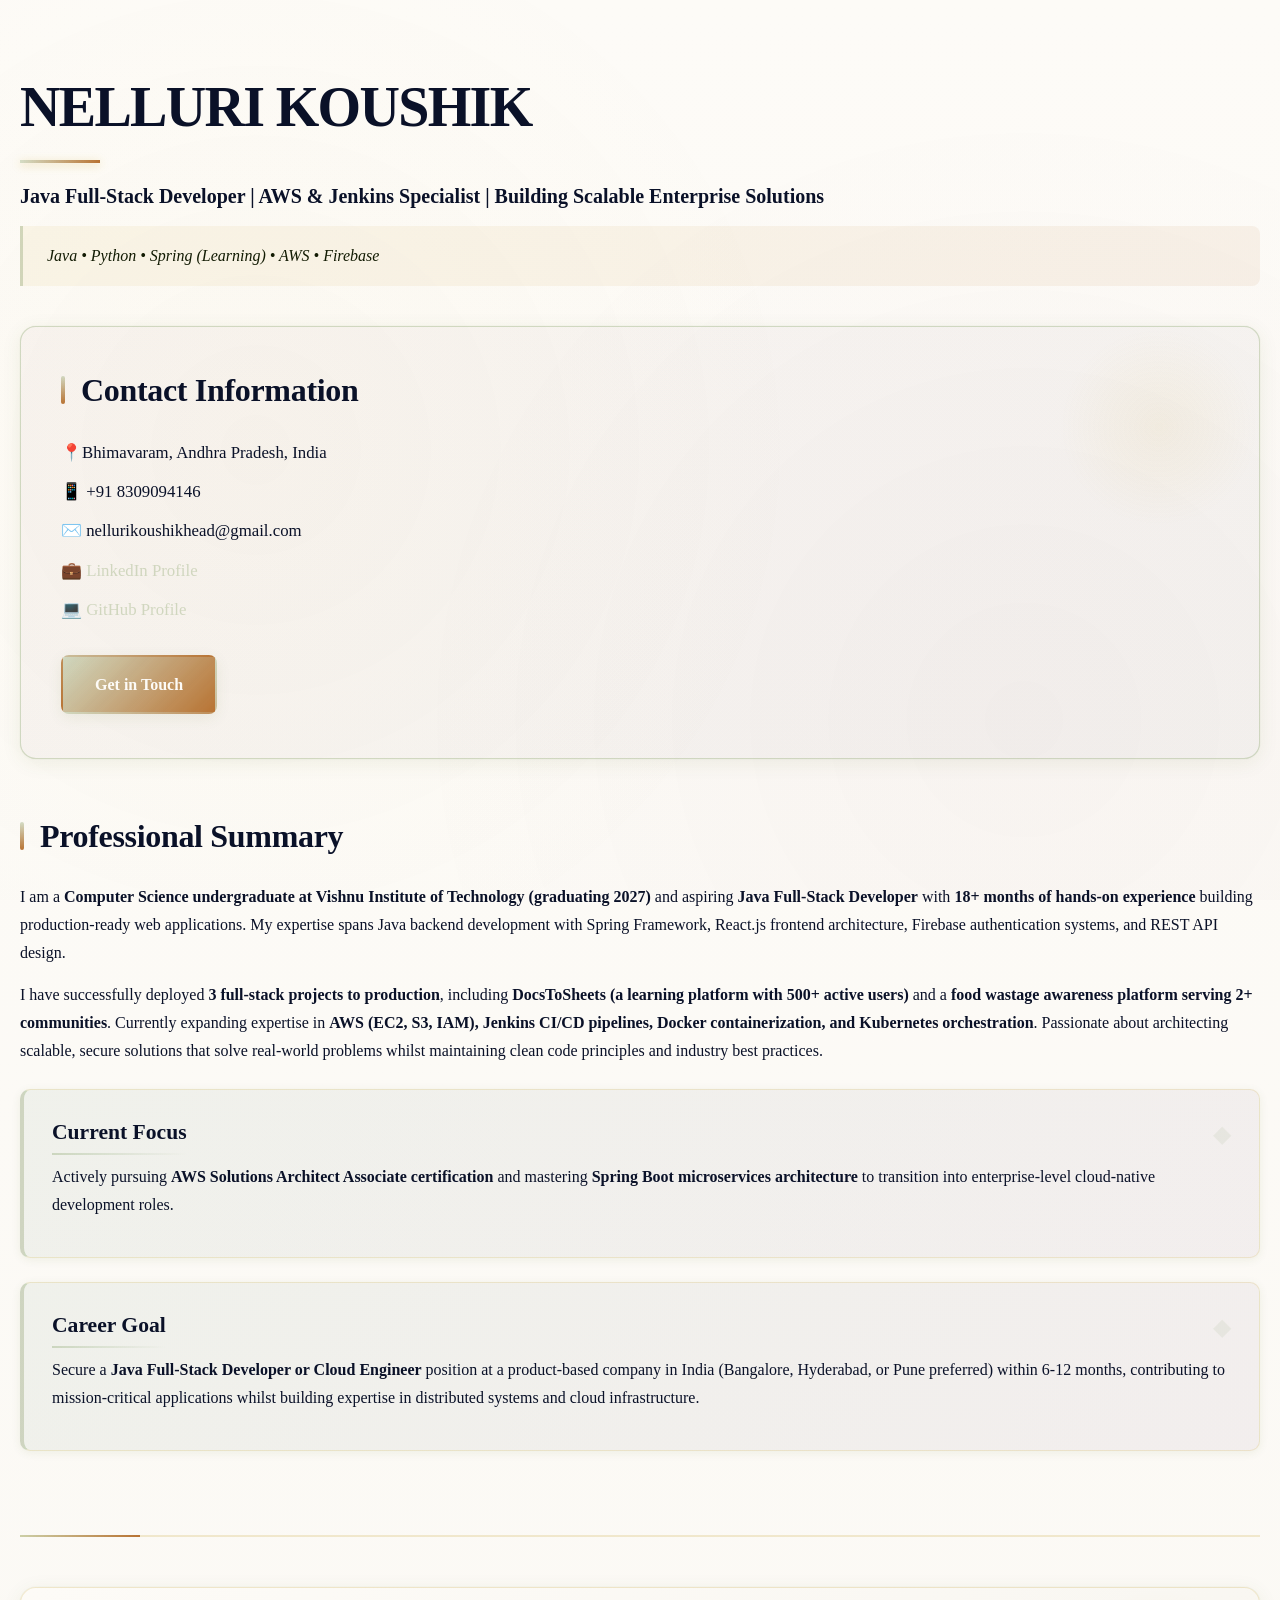
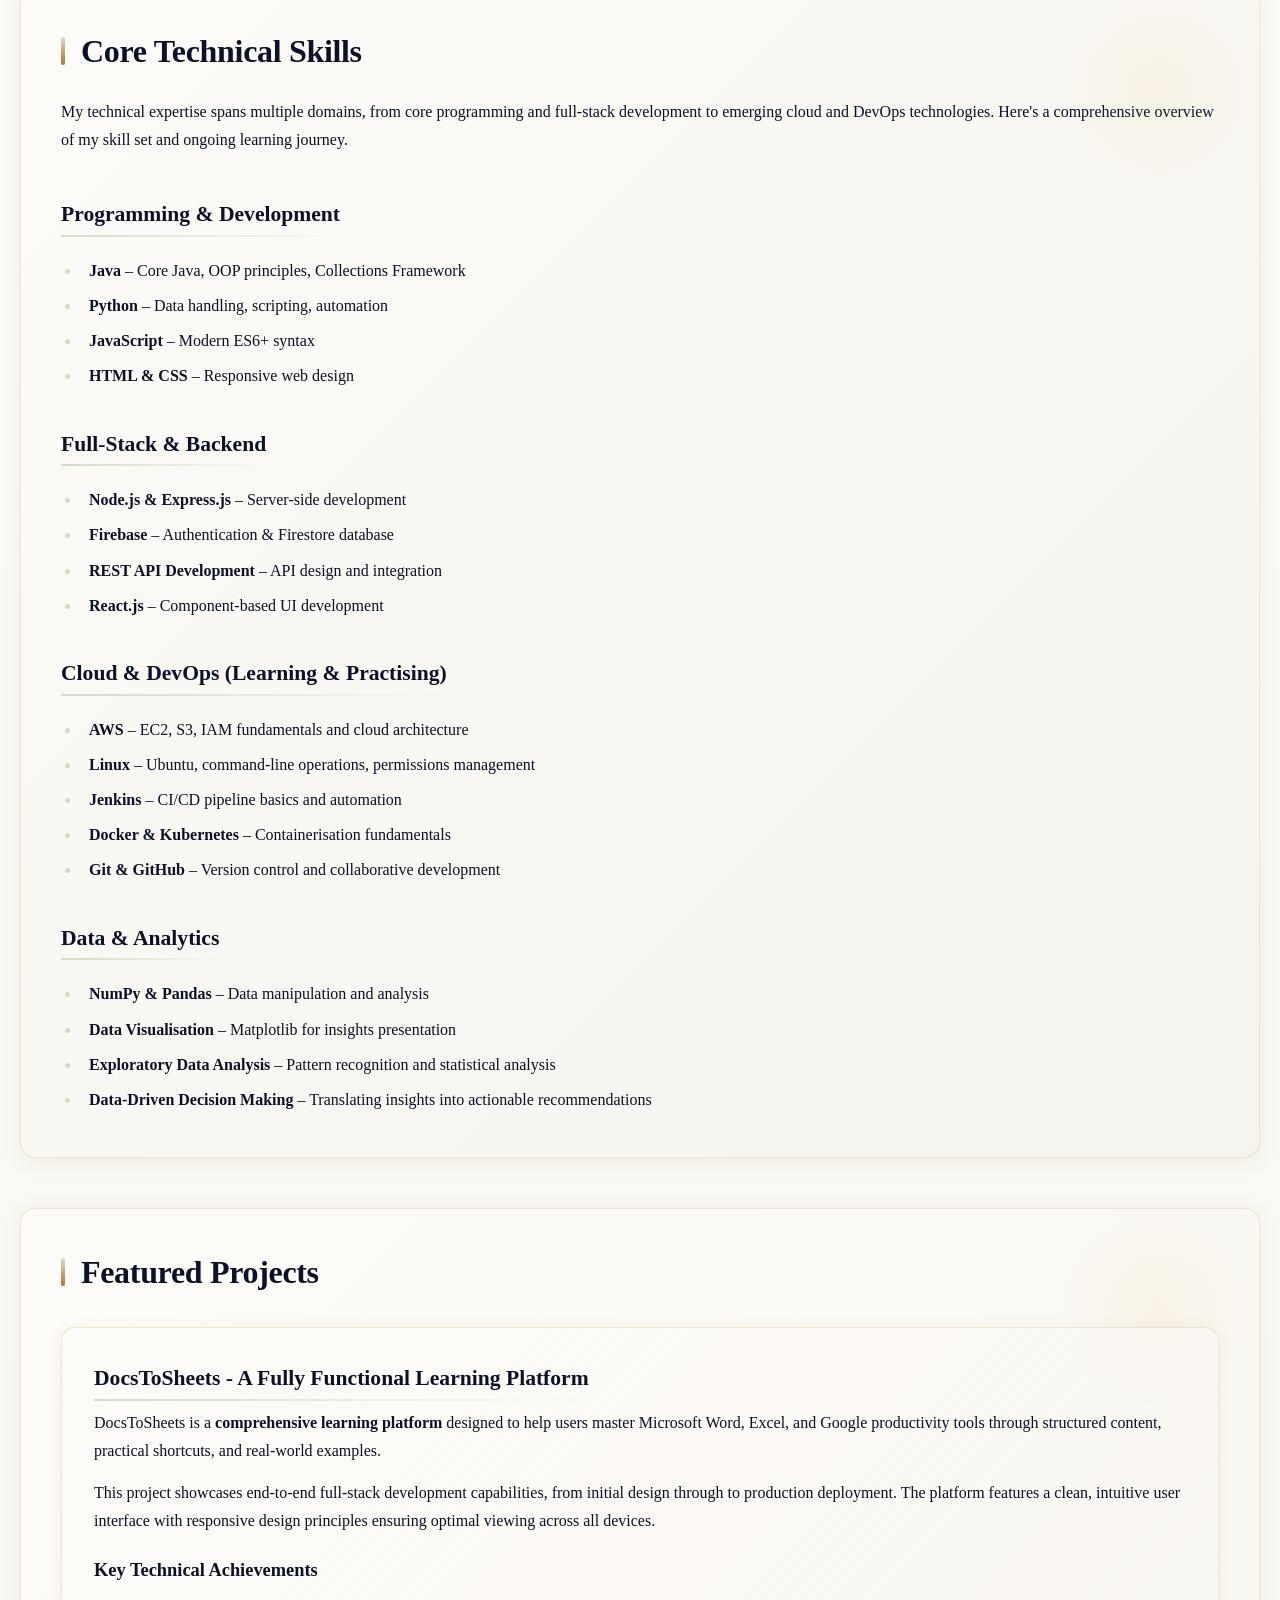
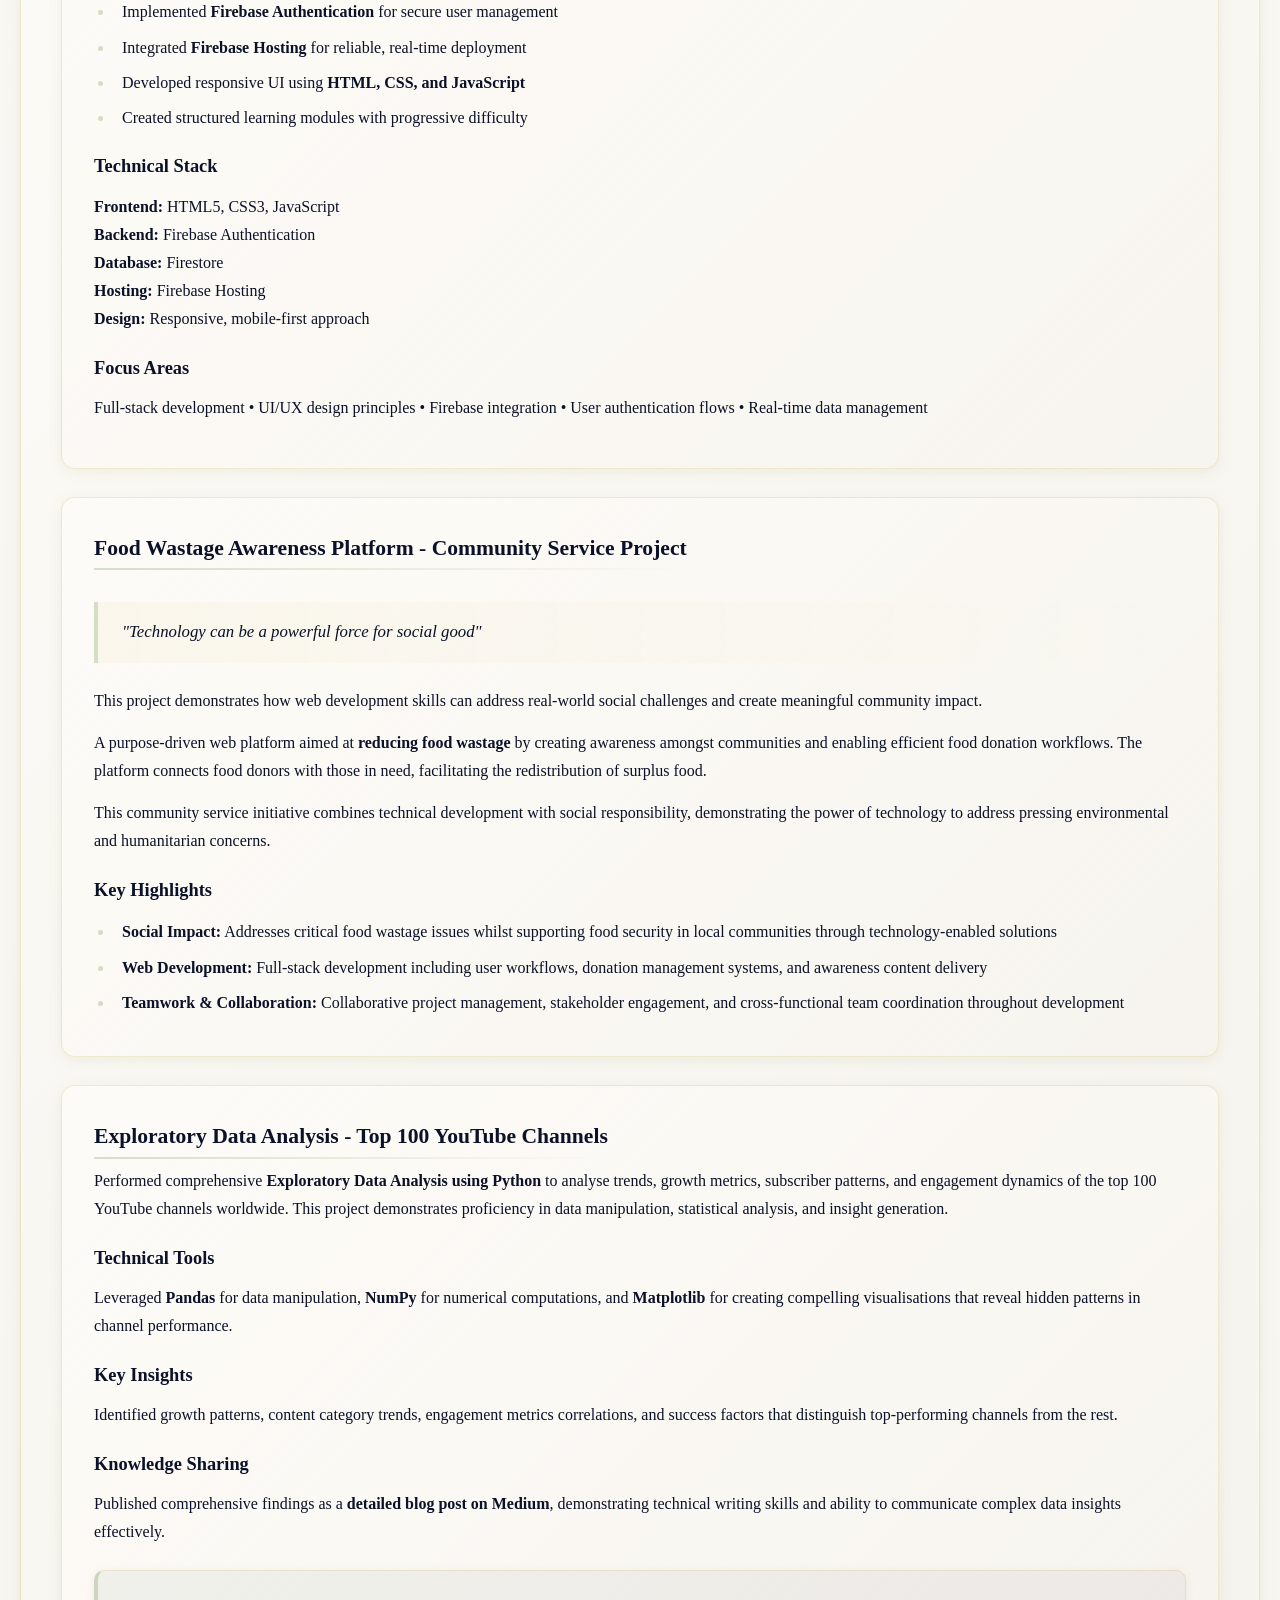
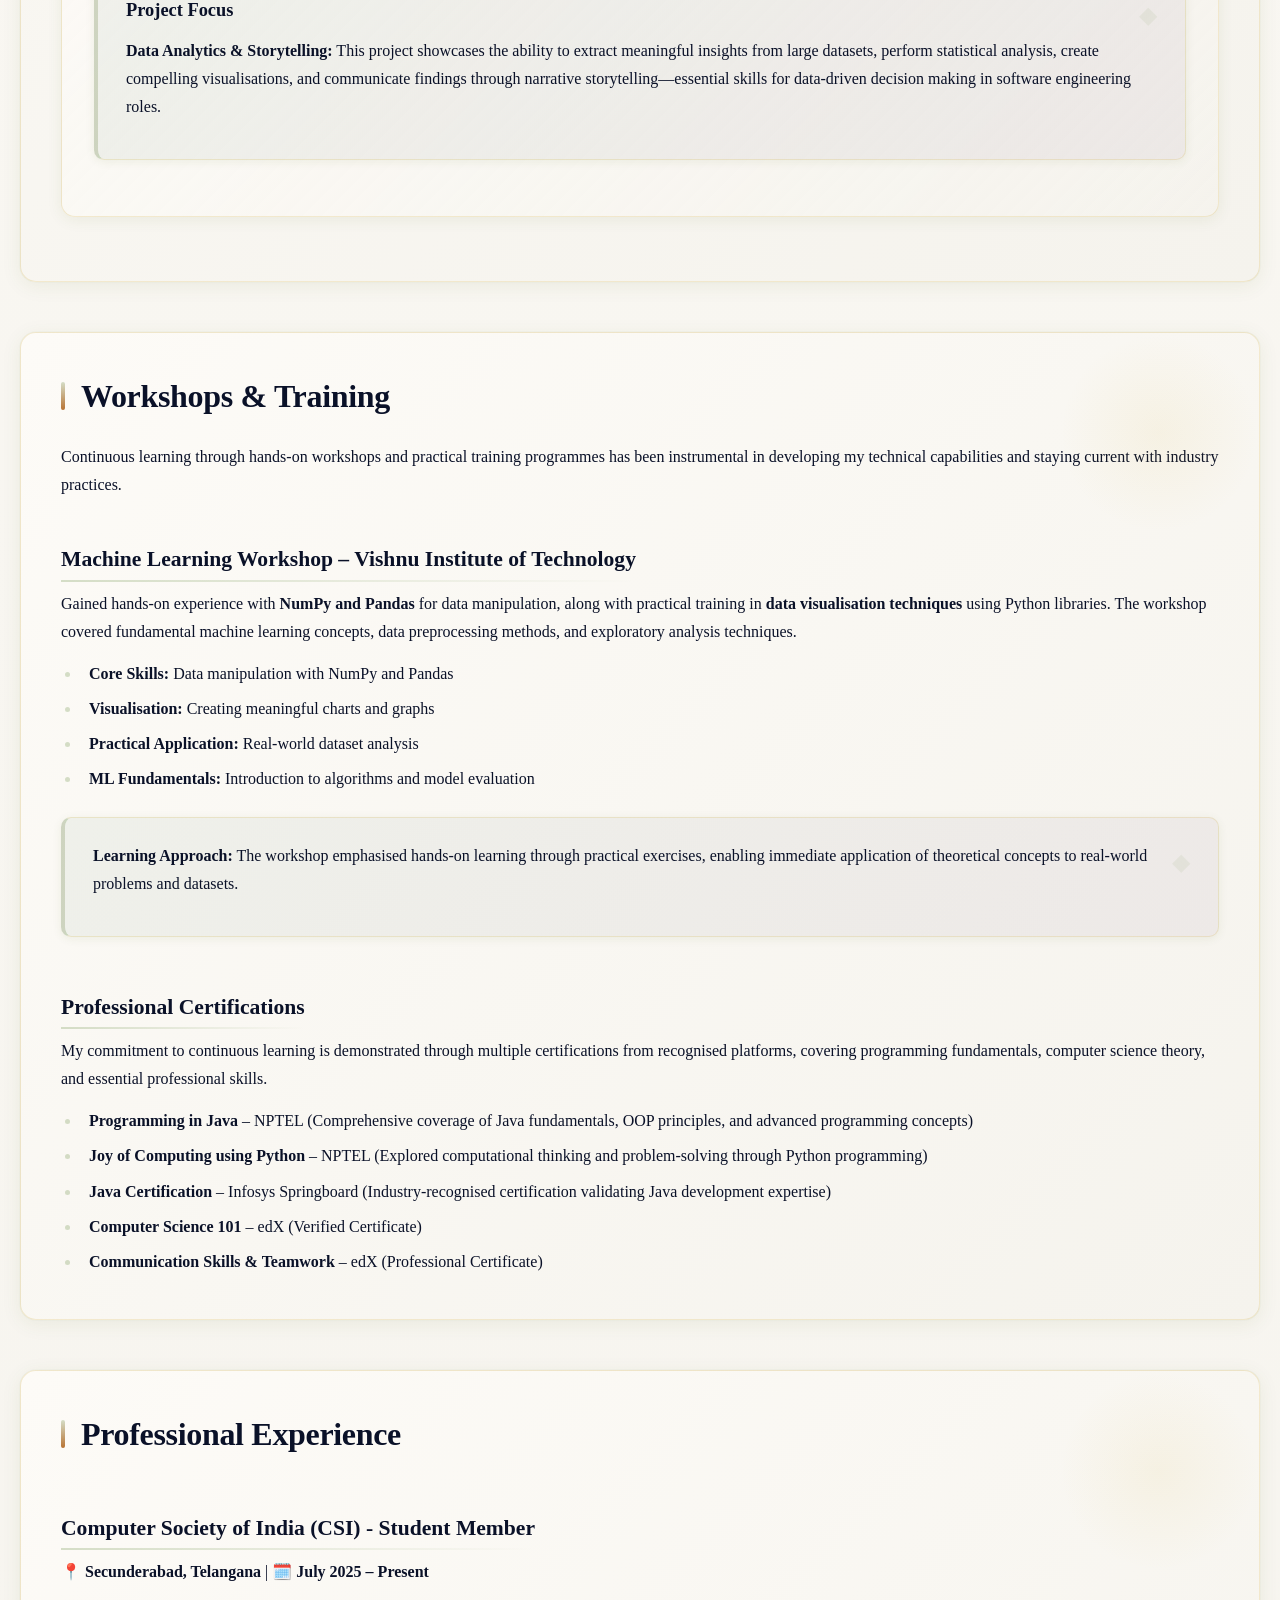
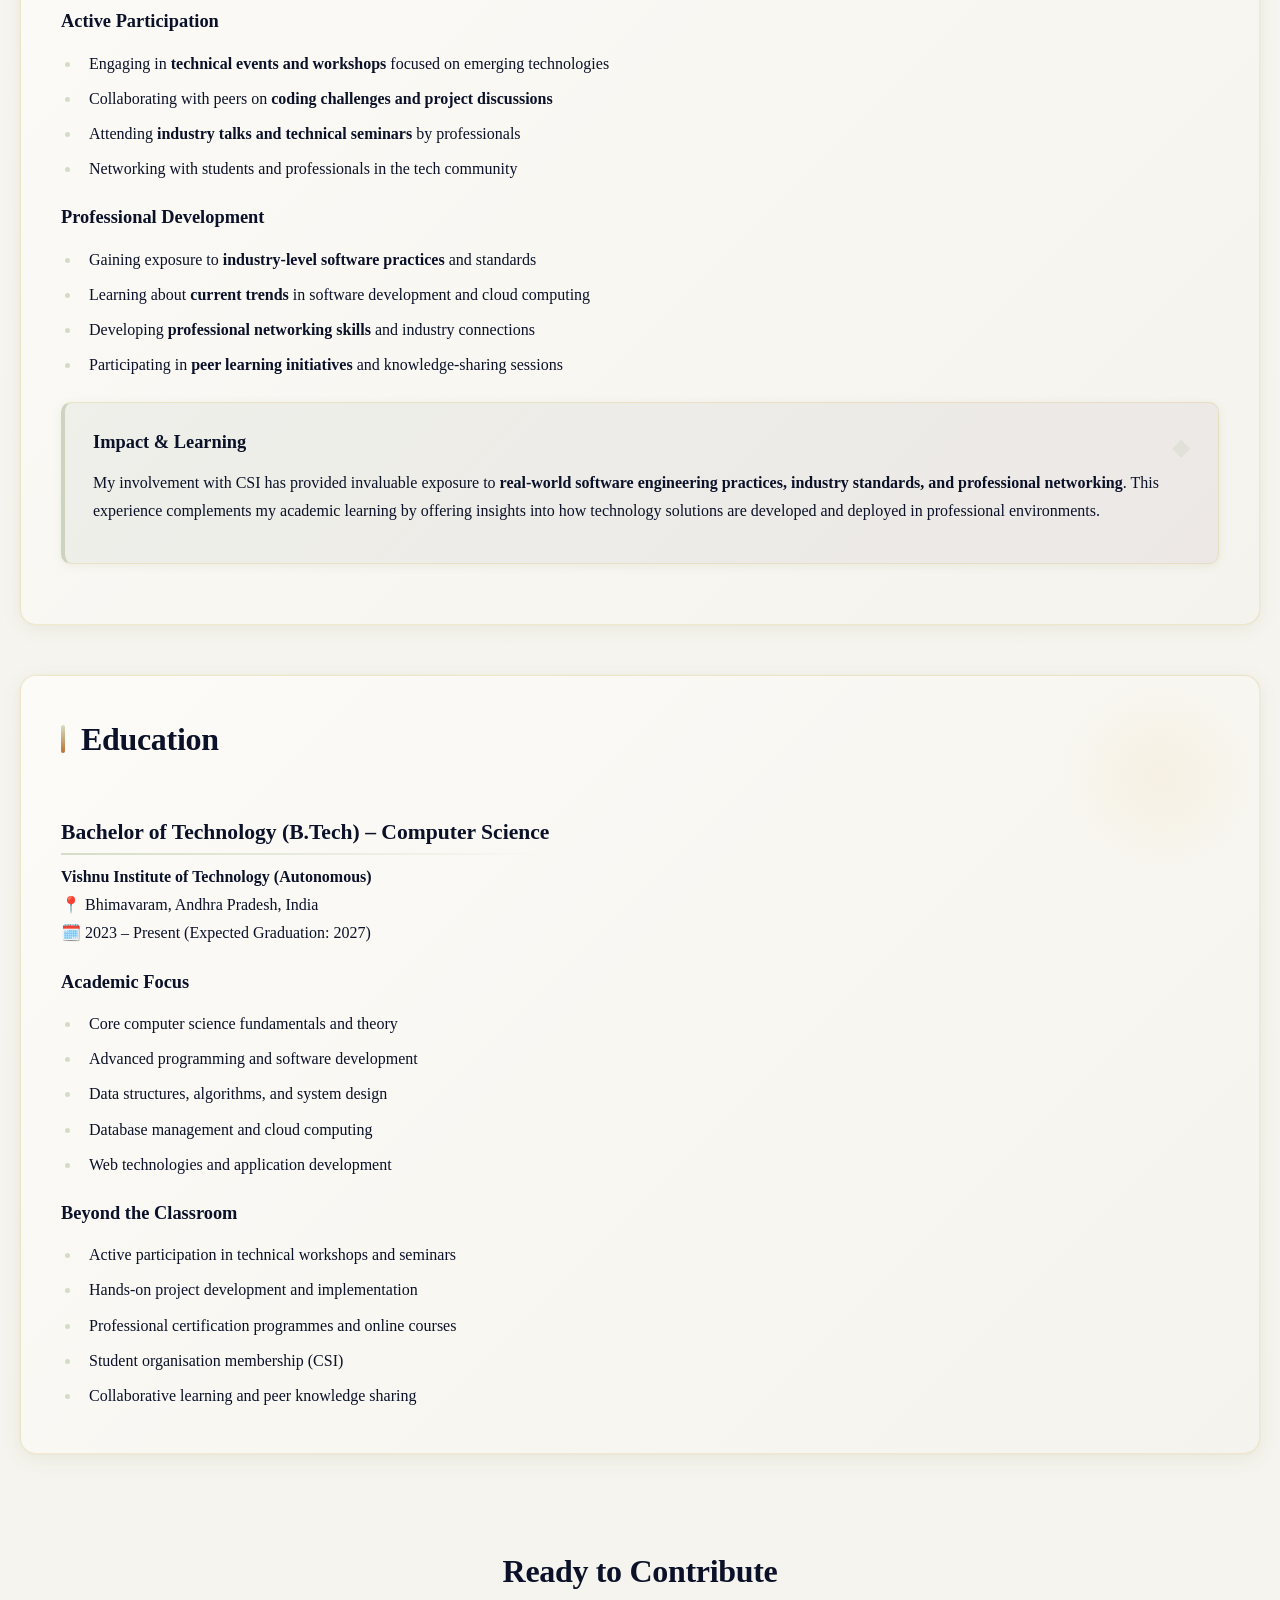
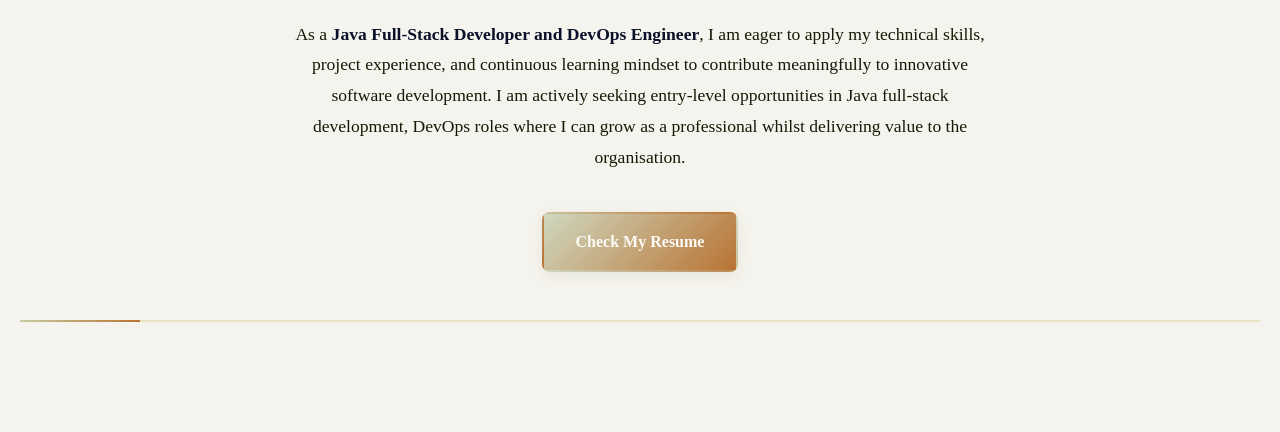
<file: public/index.html>
<!DOCTYPE html>
<html lang="en">

<head>
  <meta charset="UTF-8">
  <meta name="viewport" content="width=device-width, initial-scale=1.0">
  <title>NELLURI KOUSHIK | Portfolio</title>
  <link rel="stylesheet" href="Style.css">
</head>

<body>
  <script src="Script.js" crossorigin="anonymous"></script>
  <h1>NELLURI KOUSHIK</h1>
  <p class="tagline"><strong>Java Full-Stack Developer | AWS & Jenkins Specialist | Building Scalable Enterprise
      Solutions</strong></p>
  <p class="tech-stack">Java • Python • Spring (Learning) • AWS • Firebase</p>

  <div class="contact-info section">
    <h2>Contact Information</h2>
    <p>📍Bhimavaram, Andhra Pradesh, India</p>
    <p>📱 +91 8309094146</p>
    <p>✉️ nellurikoushikhead@gmail.com</p>
    <p>💼 <a href="https://www.linkedin.com/in/koushik-nelluri-3ba67a2ba/" target="_blank">LinkedIn Profile</a></p>
    <p>💻 <a href="https://github.com/nkoushik30" target="_blank">GitHub Profile</a></p>
    <a href="mailto:nellurikoushikhead@gmail.com" class="btn">Get in Touch</a>
  </div>

  <div class="section">
    <h2>Professional Summary</h2>
    <p>I am a <strong>Computer Science undergraduate at Vishnu Institute of Technology (graduating 2027)</strong> and
      aspiring <strong>Java Full-Stack Developer</strong> with <strong>18+ months of hands-on experience</strong>
      building production-ready web applications. My expertise spans Java backend development with Spring Framework,
      React.js frontend architecture, Firebase authentication systems, and REST API design.</p>

    <p>I have successfully deployed <strong>3 full-stack projects to production</strong>, including <strong>DocsToSheets
        (a learning platform with 500+ active users)</strong> and a <strong>food wastage awareness platform serving 2+
        communities</strong>. Currently expanding expertise in <strong>AWS (EC2, S3, IAM), Jenkins CI/CD pipelines,
        Docker containerization, and Kubernetes orchestration</strong>. Passionate about architecting scalable, secure
      solutions that solve real-world problems whilst maintaining clean code principles and industry best practices.</p>

    <div class="highlight-box">
      <h3>Current Focus</h3>
      <p>Actively pursuing <strong>AWS Solutions Architect Associate certification</strong> and mastering <strong>Spring
          Boot microservices architecture</strong> to transition into enterprise-level cloud-native development roles.
      </p>
    </div>

    <div class="highlight-box">
      <h3>Career Goal</h3>
      <p>Secure a <strong>Java Full-Stack Developer or Cloud Engineer</strong> position at a product-based company in
        India (Bangalore, Hyderabad, or Pune preferred) within 6-12 months, contributing to mission-critical
        applications whilst building expertise in distributed systems and cloud infrastructure.</p>
    </div>
  </div>

  <div class="skills section">
    <h2>Core Technical Skills</h2>
    <p>My technical expertise spans multiple domains, from core programming and full-stack development to emerging cloud
      and DevOps technologies. Here's a comprehensive overview of my skill set and ongoing learning journey.</p>

    <h3>Programming & Development</h3>
    <ul>
      <li><strong>Java</strong> – Core Java, OOP principles, Collections Framework</li>
      <li><strong>Python</strong> – Data handling, scripting, automation</li>
      <li><strong>JavaScript</strong> – Modern ES6+ syntax</li>
      <li><strong>HTML & CSS</strong> – Responsive web design</li>
    </ul>

    <h3>Full-Stack & Backend</h3>
    <ul>
      <li><strong>Node.js & Express.js</strong> – Server-side development</li>
      <li><strong>Firebase</strong> – Authentication & Firestore database</li>
      <li><strong>REST API Development</strong> – API design and integration</li>
      <li><strong>React.js</strong> – Component-based UI development</li>
    </ul>

    <h3>Cloud & DevOps (Learning & Practising)</h3>
    <ul>
      <li><strong>AWS</strong> – EC2, S3, IAM fundamentals and cloud architecture</li>
      <li><strong>Linux</strong> – Ubuntu, command-line operations, permissions management</li>
      <li><strong>Jenkins</strong> – CI/CD pipeline basics and automation</li>
      <li><strong>Docker & Kubernetes</strong> – Containerisation fundamentals</li>
      <li><strong>Git & GitHub</strong> – Version control and collaborative development</li>
    </ul>

    <h3>Data & Analytics</h3>
    <ul>
      <li><strong>NumPy & Pandas</strong> – Data manipulation and analysis</li>
      <li><strong>Data Visualisation</strong> – Matplotlib for insights presentation</li>
      <li><strong>Exploratory Data Analysis</strong> – Pattern recognition and statistical analysis</li>
      <li><strong>Data-Driven Decision Making</strong> – Translating insights into actionable recommendations</li>
    </ul>
  </div>

  <div class="projects section">
    <h2>Featured Projects</h2>

    <div class="project-card">
      <h3>DocsToSheets - A Fully Functional Learning Platform</h3>
      <p>DocsToSheets is a <strong>comprehensive learning platform</strong> designed to help users master Microsoft
        Word, Excel, and Google productivity tools through structured content, practical shortcuts, and real-world
        examples.</p>

      <p>This project showcases end-to-end full-stack development capabilities, from initial design through to
        production deployment. The platform features a clean, intuitive user interface with responsive design principles
        ensuring optimal viewing across all devices.</p>

      <h4>Key Technical Achievements</h4>
      <ul>
        <li>Implemented <strong>Firebase Authentication</strong> for secure user management</li>
        <li>Integrated <strong>Firebase Hosting</strong> for reliable, real-time deployment</li>
        <li>Developed responsive UI using <strong>HTML, CSS, and JavaScript</strong></li>
        <li>Created structured learning modules with progressive difficulty</li>
      </ul>

      <h4>Technical Stack</h4>
      <p><strong>Frontend:</strong> HTML5, CSS3, JavaScript<br>
        <strong>Backend:</strong> Firebase Authentication<br>
        <strong>Database:</strong> Firestore<br>
        <strong>Hosting:</strong> Firebase Hosting<br>
        <strong>Design:</strong> Responsive, mobile-first approach
      </p>

      <h4>Focus Areas</h4>
      <p>Full-stack development • UI/UX design principles • Firebase integration • User authentication flows • Real-time
        data management</p>
    </div>

    <div class="project-card">
      <h3>Food Wastage Awareness Platform - Community Service Project</h3>

      <blockquote>
        "Technology can be a powerful force for social good"
      </blockquote>

      <p>This project demonstrates how web development skills can address real-world social challenges and create
        meaningful community impact.</p>

      <p>A purpose-driven web platform aimed at <strong>reducing food wastage</strong> by creating awareness amongst
        communities and enabling efficient food donation workflows. The platform connects food donors with those in
        need, facilitating the redistribution of surplus food.</p>

      <p>This community service initiative combines technical development with social responsibility, demonstrating the
        power of technology to address pressing environmental and humanitarian concerns.</p>

      <h4>Key Highlights</h4>
      <ul>
        <li><strong>Social Impact:</strong> Addresses critical food wastage issues whilst supporting food security in
          local communities through technology-enabled solutions</li>
        <li><strong>Web Development:</strong> Full-stack development including user workflows, donation management
          systems, and awareness content delivery</li>
        <li><strong>Teamwork & Collaboration:</strong> Collaborative project management, stakeholder engagement, and
          cross-functional team coordination throughout development</li>
      </ul>
    </div>

    <div class="project-card">
      <h3>Exploratory Data Analysis - Top 100 YouTube Channels</h3>

      <p>Performed comprehensive <strong>Exploratory Data Analysis using Python</strong> to analyse trends, growth
        metrics, subscriber patterns, and engagement dynamics of the top 100 YouTube channels worldwide. This project
        demonstrates proficiency in data manipulation, statistical analysis, and insight generation.</p>

      <h4>Technical Tools</h4>
      <p>Leveraged <strong>Pandas</strong> for data manipulation, <strong>NumPy</strong> for numerical computations, and
        <strong>Matplotlib</strong> for creating compelling visualisations that reveal hidden patterns in channel
        performance.</p>

      <h4>Key Insights</h4>
      <p>Identified growth patterns, content category trends, engagement metrics correlations, and success factors that
        distinguish top-performing channels from the rest.</p>

      <h4>Knowledge Sharing</h4>
      <p>Published comprehensive findings as a <strong>detailed blog post on Medium</strong>, demonstrating technical
        writing skills and ability to communicate complex data insights effectively.</p>

      <div class="highlight-box">
        <h4>Project Focus</h4>
        <p><strong>Data Analytics & Storytelling:</strong> This project showcases the ability to extract meaningful
          insights from large datasets, perform statistical analysis, create compelling visualisations, and communicate
          findings through narrative storytelling—essential skills for data-driven decision making in software
          engineering roles.</p>
      </div>
    </div>
  </div>

  <div class="workshops section">
    <h2>Workshops & Training</h2>
    <p>Continuous learning through hands-on workshops and practical training programmes has been instrumental in
      developing my technical capabilities and staying current with industry practices.</p>

    <h3>Machine Learning Workshop – Vishnu Institute of Technology</h3>
    <p>Gained hands-on experience with <strong>NumPy and Pandas</strong> for data manipulation, along with practical
      training in <strong>data visualisation techniques</strong> using Python libraries. The workshop covered
      fundamental machine learning concepts, data preprocessing methods, and exploratory analysis techniques.</p>

    <ul>
      <li><strong>Core Skills:</strong> Data manipulation with NumPy and Pandas</li>
      <li><strong>Visualisation:</strong> Creating meaningful charts and graphs</li>
      <li><strong>Practical Application:</strong> Real-world dataset analysis</li>
      <li><strong>ML Fundamentals:</strong> Introduction to algorithms and model evaluation</li>
    </ul>

    <div class="highlight-box">
      <p><strong>Learning Approach:</strong> The workshop emphasised hands-on learning through practical exercises,
        enabling immediate application of theoretical concepts to real-world problems and datasets.</p>
    </div>

    <h3>Professional Certifications</h3>
    <p>My commitment to continuous learning is demonstrated through multiple certifications from recognised platforms,
      covering programming fundamentals, computer science theory, and essential professional skills.</p>

    <ul>
      <li><strong>Programming in Java</strong> – NPTEL (Comprehensive coverage of Java fundamentals, OOP principles, and
        advanced programming concepts)</li>
      <li><strong>Joy of Computing using Python</strong> – NPTEL (Explored computational thinking and problem-solving
        through Python programming)</li>
      <li><strong>Java Certification</strong> – Infosys Springboard (Industry-recognised certification validating Java
        development expertise)</li>
      <li><strong>Computer Science 101</strong> – edX (Verified Certificate)</li>
      <li><strong>Communication Skills & Teamwork</strong> – edX (Professional Certificate)</li>
    </ul>
  </div>

  <div class="experience section">
    <h2>Professional Experience</h2>

    <h3>Computer Society of India (CSI) - Student Member</h3>
    <p><strong>📍 Secunderabad, Telangana</strong> | <strong>🗓️ July 2025 – Present</strong></p>

    <h4>Active Participation</h4>
    <ul>
      <li>Engaging in <strong>technical events and workshops</strong> focused on emerging technologies</li>
      <li>Collaborating with peers on <strong>coding challenges and project discussions</strong></li>
      <li>Attending <strong>industry talks and technical seminars</strong> by professionals</li>
      <li>Networking with students and professionals in the tech community</li>
    </ul>

    <h4>Professional Development</h4>
    <ul>
      <li>Gaining exposure to <strong>industry-level software practices</strong> and standards</li>
      <li>Learning about <strong>current trends</strong> in software development and cloud computing</li>
      <li>Developing <strong>professional networking skills</strong> and industry connections</li>
      <li>Participating in <strong>peer learning initiatives</strong> and knowledge-sharing sessions</li>
    </ul>

    <div class="highlight-box">
      <h4>Impact & Learning</h4>
      <p>My involvement with CSI has provided invaluable exposure to <strong>real-world software engineering practices,
          industry standards, and professional networking</strong>. This experience complements my academic learning by
        offering insights into how technology solutions are developed and deployed in professional environments.</p>
    </div>
  </div>

  <div class="education section">
    <h2>Education</h2>

    <h3>Bachelor of Technology (B.Tech) – Computer Science</h3>
    <p><strong>Vishnu Institute of Technology (Autonomous)</strong><br>
      📍 Bhimavaram, Andhra Pradesh, India<br>
      🗓️ 2023 – Present (Expected Graduation: 2027)</p>

    <h4>Academic Focus</h4>
    <ul>
      <li>Core computer science fundamentals and theory</li>
      <li>Advanced programming and software development</li>
      <li>Data structures, algorithms, and system design</li>
      <li>Database management and cloud computing</li>
      <li>Web technologies and application development</li>
    </ul>

    <h4>Beyond the Classroom</h4>
    <ul>
      <li>Active participation in technical workshops and seminars</li>
      <li>Hands-on project development and implementation</li>
      <li>Professional certification programmes and online courses</li>
      <li>Student organisation membership (CSI)</li>
      <li>Collaborative learning and peer knowledge sharing</li>
    </ul>
  </div>

  <div class="closing section">
    <h2>Ready to Contribute</h2>
    <p>As a <strong>Java Full-Stack Developer and DevOps Engineer</strong>, I am eager to apply my technical skills,
      project experience, and continuous learning mindset to contribute meaningfully to innovative software development.
      I am actively seeking entry-level opportunities in Java full-stack development, DevOps roles where I can grow as a
      professional whilst delivering value to the organisation.</p>

    <a href="https://drive.google.com/file/d/1iqY6BOKt0VajtGgIBUzooICW5xuWwFOg/view?usp=sharing" class="btn">Check My
      Resume</a>
  </div>

</body>

</html>
</file>
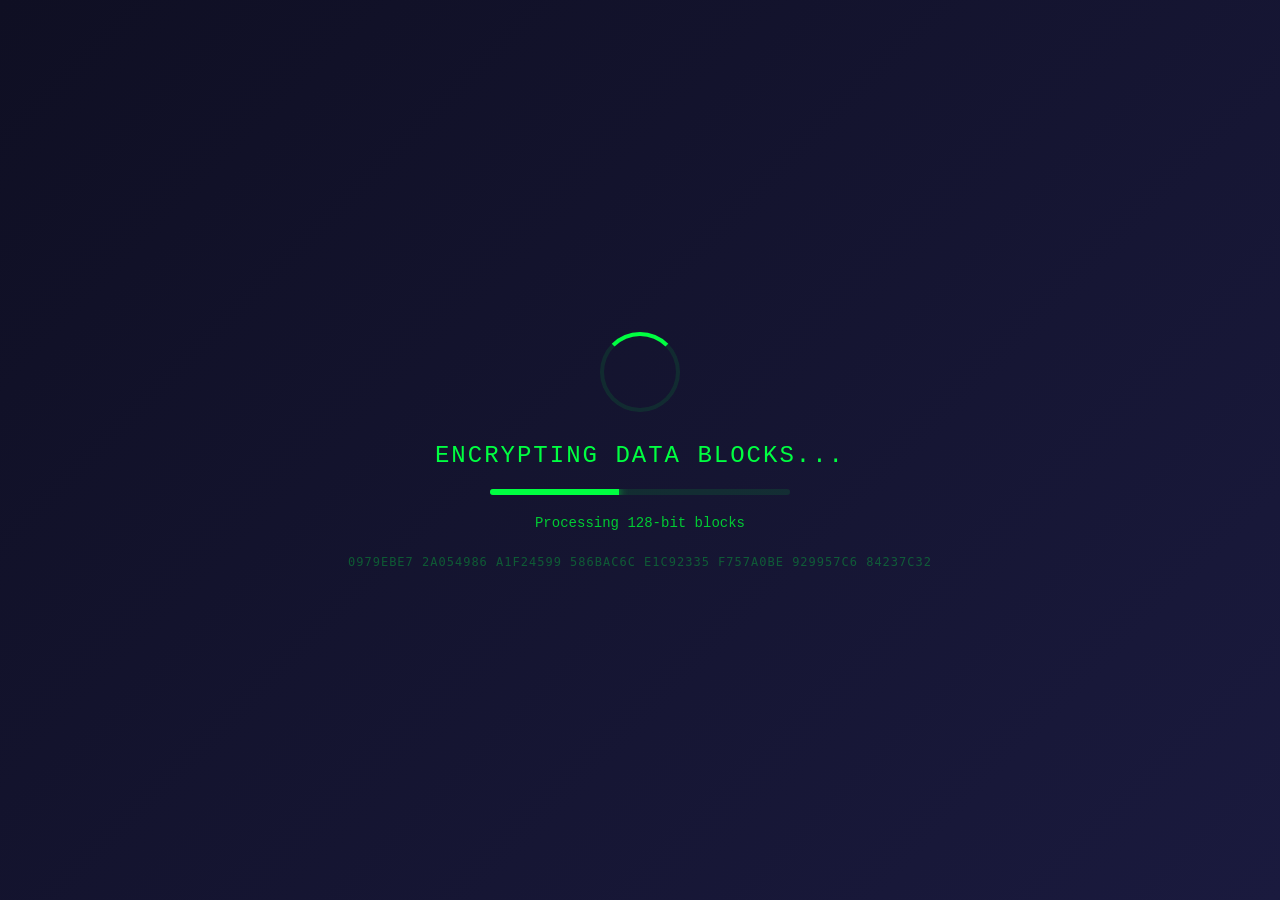
<file: public/logpage.html>
<!DOCTYPE html>
<html lang="en">

<head>
    <meta charset="UTF-8">
    <meta name="viewport" content="width=device-width, initial-scale=1.0">
    <title>Encrypting...</title>
    <style>
        * {
            margin: 0;
            padding: 0;
            box-sizing: border-box;
        }

        body {
            min-height: 100vh;
            display: flex;
            justify-content: center;
            align-items: center;
            background: linear-gradient(135deg, #0f0f23 0%, #1a1a3e 100%);
            font-family: 'Courier New', monospace;
            color: #00ff41;
            overflow: hidden;
        }

        .container {
            text-align: center;
            padding: 40px;
        }

        .spinner {
            width: 80px;
            height: 80px;
            border: 4px solid rgba(0, 255, 65, 0.1);
            border-top: 4px solid #00ff41;
            border-radius: 50%;
            animation: spin 1s linear infinite;
            margin: 0 auto 30px;
        }

        @keyframes spin {
            0% {
                transform: rotate(0deg);
            }

            100% {
                transform: rotate(360deg);
            }
        }

        .text {
            font-size: 24px;
            margin-bottom: 15px;
            letter-spacing: 2px;
        }

        .details {
            font-size: 14px;
            color: #00cc33;
            margin-top: 10px;
            min-height: 20px;
        }

        .progress-bar {
            width: 300px;
            height: 6px;
            background: rgba(0, 255, 65, 0.1);
            border-radius: 3px;
            margin: 20px auto;
            overflow: hidden;
        }

        .progress-fill {
            height: 100%;
            background: #00ff41;
            width: 0%;
            transition: width 0.3s ease;
            box-shadow: 0 0 10px #00ff41;
        }

        .encrypted-text {
            font-size: 12px;
            color: rgba(0, 255, 65, 0.3);
            margin-top: 20px;
            letter-spacing: 1px;
            font-family: monospace;
        }

        @keyframes flicker {

            0%,
            100% {
                opacity: 1;
            }

            50% {
                opacity: 0.5;
            }
        }

        .flicker {
            animation: flicker 2s infinite;
        }
    </style>
</head>

<body>
    <div class="container">
        <div class="spinner"></div>
        <div class="text" id="mainText">ENCRYPTING DATA...</div>
        <div class="progress-bar">
            <div class="progress-fill" id="progressFill"></div>
        </div>
        <div class="details" id="detailsText"></div>
        <div class="encrypted-text flicker" id="encryptedText"></div>
    </div>

    <script>
        const stages = [
            { text: 'INITIALIZING ENCRYPTION...', detail: 'Setting up AES-256 protocol', duration: 400 },
            { text: 'GENERATING KEY PAIR...', detail: 'RSA 4096-bit encryption', duration: 300 },
            { text: 'ENCRYPTING DATA BLOCKS...', detail: 'Processing 128-bit blocks', duration: 400 },
            { text: 'APPLYING CIPHER...', detail: 'CBC mode encryption', duration: 400 },
            { text: 'HASHING PAYLOAD...', detail: 'SHA-256 verification', duration: 200 },
            { text: 'FINALIZING SECURE TRANSFER...', detail: 'TLS 1.3 handshake', duration: 400 },
            { text: 'ENCRYPTION COMPLETE', detail: 'Data secured successfully', duration: 200 }
        ];

        let currentStage = 0;
        let progress = 0;
        const mainText = document.getElementById('mainText');
        const detailsText = document.getElementById('detailsText');
        const progressFill = document.getElementById('progressFill');
        const encryptedText = document.getElementById('encryptedText');

        function generateRandomHex() {
            const chars = '0123456789ABCDEF';
            let result = '';
            for (let i = 0; i < 64; i++) {
                result += chars.charAt(Math.floor(Math.random() * chars.length));
                if ((i + 1) % 8 === 0 && i !== 63) result += ' ';
            }
            return result;
        }

        function updateEncryptedText() {
            encryptedText.textContent = generateRandomHex();
        }

        function updateStage() {
            if (currentStage < stages.length) {
                const stage = stages[currentStage];
                mainText.textContent = stage.text;
                detailsText.textContent = stage.detail;

                progress = ((currentStage + 1) / stages.length) * 100;
                progressFill.style.width = progress + '%';

                currentStage++;
                setTimeout(updateStage, stage.duration);
            }
        }

        // Redirect to index.html after 2 seconds
        setTimeout(() => {
            window.location.href = 'index.html';
        }, 2000);

        // Update encrypted text display
        setInterval(updateEncryptedText, 200);
        updateEncryptedText();

        // Start the encryption sequence
        updateStage();
    </script>
</body>

</html>
</file>
<file: public/Style.css>
/* ===== PREMIUM LUXURY PALETTE ===== */
* {
  margin: 0;
  padding: 0;
  box-sizing: border-box;
}

:root {
  /* Premium Color Palette */
  --creamy-white: #fcfcfc;
  --rich-cream: #000000;
  --warm-beige: #897552;
  --metallic-gold: #5c85353f;
  --copper: #b87333;
  --rich-brown: #45530f;
  --deep-crimson: #4a83f4;
  --rich-burgundy: #74ceea;
  --dark-emerald: #1b4d3e;
  --royal-navy: #cca0a0;
  --regal-purple: #4a1c66;
  --soft-white: #fdfbf7;
  --cream: #f5f3ed;

  /* Semantic Variables */
  --bg-primary: var(--soft-white);
  --bg-secondary: var(--cream);
  --bg-card: linear-gradient(135deg, #fdfbf7 0%, #f5f3ed 100%);
  --text-primary: #0a1128;
  --text-secondary: #121b03;
  --text-muted: #000000aa;
  --accent-primary: var(--metallic-gold);
  --accent-secondary: var(--copper);
  --border-subtle: rgba(197, 160, 40, 0.2);
  --border-emphasis: var(--metallic-gold);
  --shadow-soft: rgba(81, 106, 31, 0.08);
  --shadow-medium: rgba(26, 40, 73, 0.12);
}

body {
  font-family: 'Times New Roman', Times, serif;
  background: linear-gradient(to bottom, var(--soft-white) 0%, var(--cream) 100%);
  color: var(--text-primary);
  line-height: 1.7;
  font-size: 16px;
  padding: 60px 20px;
  position: relative;
}

/* Subtle luxury background pattern */
body::before {
  content: '';
  position: fixed;
  top: 0;
  left: 0;
  right: 0;
  bottom: 0;
  background-image:
    radial-gradient(circle at 20% 50%, rgba(212, 175, 55, 0.03) 0%, transparent 50%),
    radial-gradient(circle at 80% 80%, rgba(106, 31, 58, 0.03) 0%, transparent 50%);
  pointer-events: none;
  z-index: -1;
}

/* ===== LAYOUT ===== */
body>* {
  max-width: 10000px;
  margin: 0 auto 50px auto;
  position: relative;
  z-index: 1;
}

.section {
  border-bottom: 2px solid var(--border-subtle);
  padding-bottom: 60px;
  position: relative;
}

.section::after {
  content: '';
  position: absolute;
  bottom: -2px;
  left: 0;
  width: 120px;
  height: 2px;
  background: linear-gradient(90deg, var(--metallic-gold) 0%, var(--copper) 100%);
}

/* ===== HEADINGS ===== */
h1 {
  font-size: 3.5rem;
  font-weight: 700;
  letter-spacing: -0.03em;
  margin-bottom: 16px;
  color: var(--text-primary);
  position: relative;
  padding-bottom: 8px;
}

h1::after {
  content: '';
  position: absolute;
  bottom: 0;
  left: 0;
  width: 80px;
  height: 3px;
  background: linear-gradient(90deg, var(--metallic-gold), var(--copper));
  box-shadow: 0 2px 8px rgba(212, 175, 55, 0.4);
}

h2 {
  font-size: 2rem;
  font-weight: 600;
  margin-bottom: 20px;
  letter-spacing: -0.01em;
  color: var(--text-primary);
  position: relative;
  padding-left: 20px;
}

h2::before {
  content: '';
  position: absolute;
  left: 0;
  top: 50%;
  transform: translateY(-50%);
  width: 4px;
  height: 28px;
  background: linear-gradient(180deg, var(--metallic-gold), var(--copper));
  border-radius: 2px;
}

h3 {
  font-size: 1.35rem;
  font-weight: 600;
  margin: 28px 0 12px;
  color: var(--text-primary);
  position: relative;
  display: inline-block;
}

h3::after {
  content: '';
  position: absolute;
  bottom: -4px;
  left: 0;
  width: 100%;
  height: 2px;
  background: linear-gradient(90deg, var(--metallic-gold) 0%, transparent 100%);
}

h4 {
  font-size: 1.15rem;
  font-weight: 600;
  margin: 20px 0 10px;
  color: var(--text-primary);
  font-family: 'Times New Roman', Times, serif;
}

/* ===== TEXT ===== */
p {
  color: var(--text-primary);
  margin-bottom: 14px;
  font-family: 'Times New Roman', Times, serif;
  line-height: 1.75;
}

p strong {
  font-weight: 600;
  color: var(--text-primary);
}

.muted {
  color: var(--text-muted);
}

.tagline {
  font-size: 1.25rem;
  color: var(--text-secondary);
  margin-bottom: 12px;
  font-family: 'Times New Roman', Times, serif;
  font-weight: 500;
}

.tech-stack {
  color: var(--text-secondary);
  font-style: italic;
  margin-bottom: 40px;
  padding: 16px 24px;
  background: linear-gradient(135deg, rgba(212, 175, 55, 0.08), rgba(184, 115, 51, 0.08));
  border-left: 3px solid var(--metallic-gold);
  border-radius: 0 8px 8px 0;
  font-family: 'Times New Roman', Times, serif;
}

/* ===== LINKS ===== */
a {
  color: var(--metallic-gold);
  text-decoration: none;
  font-weight: 500;
  position: relative;
  transition: all 0.3s ease;
}

a::after {
  content: '';
  position: absolute;
  bottom: -2px;
  left: 0;
  width: 0;
  height: 2px;
  background: linear-gradient(90deg, var(--metallic-gold), var(--copper));
  transition: width 0.3s ease;
}

a:hover {
  color: var(--copper);
  text-decoration: none;
}

a:hover::after {
  width: 100%;
}

.btn {
  display: inline-block;
  padding: 14px 32px;
  background: linear-gradient(135deg, var(--metallic-gold) 0%, var(--copper) 100%);
  color: var(--soft-white);
  border-radius: 8px;
  font-weight: 600;
  font-family: 'Times New Roman', Times, serif;
  transition: all 0.3s ease;
  margin-top: 20px;
  box-shadow: 0 4px 15px var(--shadow-soft);
  border: 2px solid transparent;
  position: relative;
  overflow: hidden;
}

.btn::before {
  content: '';
  position: absolute;
  top: 0;
  left: -100%;
  width: 100%;
  height: 100%;
  background: linear-gradient(135deg, rgba(255, 255, 255, 0.2), transparent);
  transition: left 0.5s ease;
}

.btn:hover {
  transform: translateY(-3px);
  box-shadow: 0 6px 25px var(--shadow-medium);
  border-color: var(--metallic-gold);
}

.btn:hover::before {
  left: 100%;
}

/* ===== LISTS ===== */
ul {
  margin-left: 20px;
  margin-top: 12px;
  font-family: 'Times New Roman', Times, serif;
}

li {
  margin-bottom: 8px;
  color: var(--text-primary);
  position: relative;
  padding-left: 8px;
}

li::marker {
  color: var(--metallic-gold);
}

/* ===== CARDS (Premium luxury blocks) ===== */
.skills,
.projects,
.workshops,
.education,
.contact-info,
.experience {
  background: var(--bg-card);
  padding: 36px 40px;
  border-radius: 16px;
  border: 1px solid var(--border-subtle);
  box-shadow:
    0 4px 20px var(--shadow-soft),
    0 0 1px var(--border-emphasis);
  position: relative;
  overflow: hidden;
}

.skills::before,
.projects::before,
.workshops::before,
.education::before,
.contact-info::before,
.experience::before {
  content: '';
  position: absolute;
  top: 0;
  right: 0;
  width: 200px;
  height: 200px;
  background: radial-gradient(circle, rgba(212, 175, 55, 0.08) 0%, transparent 70%);
  pointer-events: none;
}

/* ===== PROJECT CARDS ===== */
.project-card {
  background: linear-gradient(135deg, var(--soft-white) 0%, rgba(245, 243, 237, 0.6) 100%);
  padding: 32px;
  margin: 28px 0;
  border-radius: 14px;
  border: 1px solid var(--border-subtle);
  box-shadow: 0 3px 15px var(--shadow-soft);
  position: relative;
  transition: all 0.3s ease;
}

.project-card::after {
  content: '';
  position: absolute;
  top: 0;
  left: 0;
  width: 4px;
  height: 0;
  background: linear-gradient(180deg, var(--metallic-gold), var(--copper));
  transition: height 0.3s ease;
  border-radius: 0 0 2px 0;
}

.project-card:hover {
  transform: translateY(-4px);
  box-shadow: 0 8px 30px var(--shadow-medium);
  border-color: var(--metallic-gold);
}

.project-card:hover::after {
  height: 100%;
}

.project-card h3 {
  margin-top: 0;
  color: var(--text-primary);
}

/* ===== BLOCKQUOTE ===== */
blockquote {
  border-left: 4px solid var(--metallic-gold);
  padding-left: 24px;
  margin: 24px 0;
  font-style: italic;
  color: var(--text-primary);
  background: linear-gradient(90deg, rgba(212, 175, 55, 0.05), transparent);
  padding: 16px 24px;
  border-radius: 0 8px 8px 0;
  font-family: 'Times New Roman', Times, serif;
  font-size: 1.05rem;
}

/* ===== HIGHLIGHT BOX ===== */
.highlight-box {
  background: linear-gradient(135deg, rgba(15, 81, 50, 0.05) 0%, rgba(74, 28, 102, 0.05) 100%);
  border: 1px solid rgba(212, 175, 55, 0.2);
  border-left: 4px solid var(--metallic-gold);
  padding: 24px 28px;
  border-radius: 10px;
  margin: 24px 0;
  box-shadow: 0 2px 10px var(--shadow-soft);
  position: relative;
}

.highlight-box::before {
  content: '◆';
  position: absolute;
  top: 24px;
  right: 28px;
  color: var(--metallic-gold);
  font-size: 1.5rem;
  opacity: 0.3;
}

.highlight-box h3,
.highlight-box h4 {
  color: var(--text-primary);
  margin-top: 0;
}

/* ===== CONTACT INFO ===== */
.contact-info p {
  margin-bottom: 10px;
  font-size: 1.05rem;
}

.contact-info {
  background: linear-gradient(135deg, rgba(106, 31, 58, 0.03) 0%, rgba(26, 40, 73, 0.03) 100%);
  border-color: var(--border-emphasis);
}

/* ===== FOOTER / CLOSING ===== */
.closing {
  text-align: center;
  padding: 40px 0;
}

.closing h2 {
  padding-left: 0;
}

.closing h2::before {
  display: none;
}

.closing p {
  font-size: 1.1rem;
  color: var(--text-secondary);
  max-width: 700px;
  margin: 0 auto 20px;
  font-family: 'Times New Roman', Times, serif;
}

/* ===== RESPONSIVE ===== */
@media (max-width: 640px) {
  body {
    padding: 40px 16px;
  }

  h1 {
    font-size: 2.5rem;
  }

  h2 {
    font-size: 1.6rem;
  }

  .skills,
  .projects,
  .workshops,
  .education,
  .contact-info,
  .experience {
    padding: 28px 24px;
  }

  .project-card {
    padding: 24px 20px;
  }

  .btn {
    padding: 12px 24px;
  }
}
</file>
